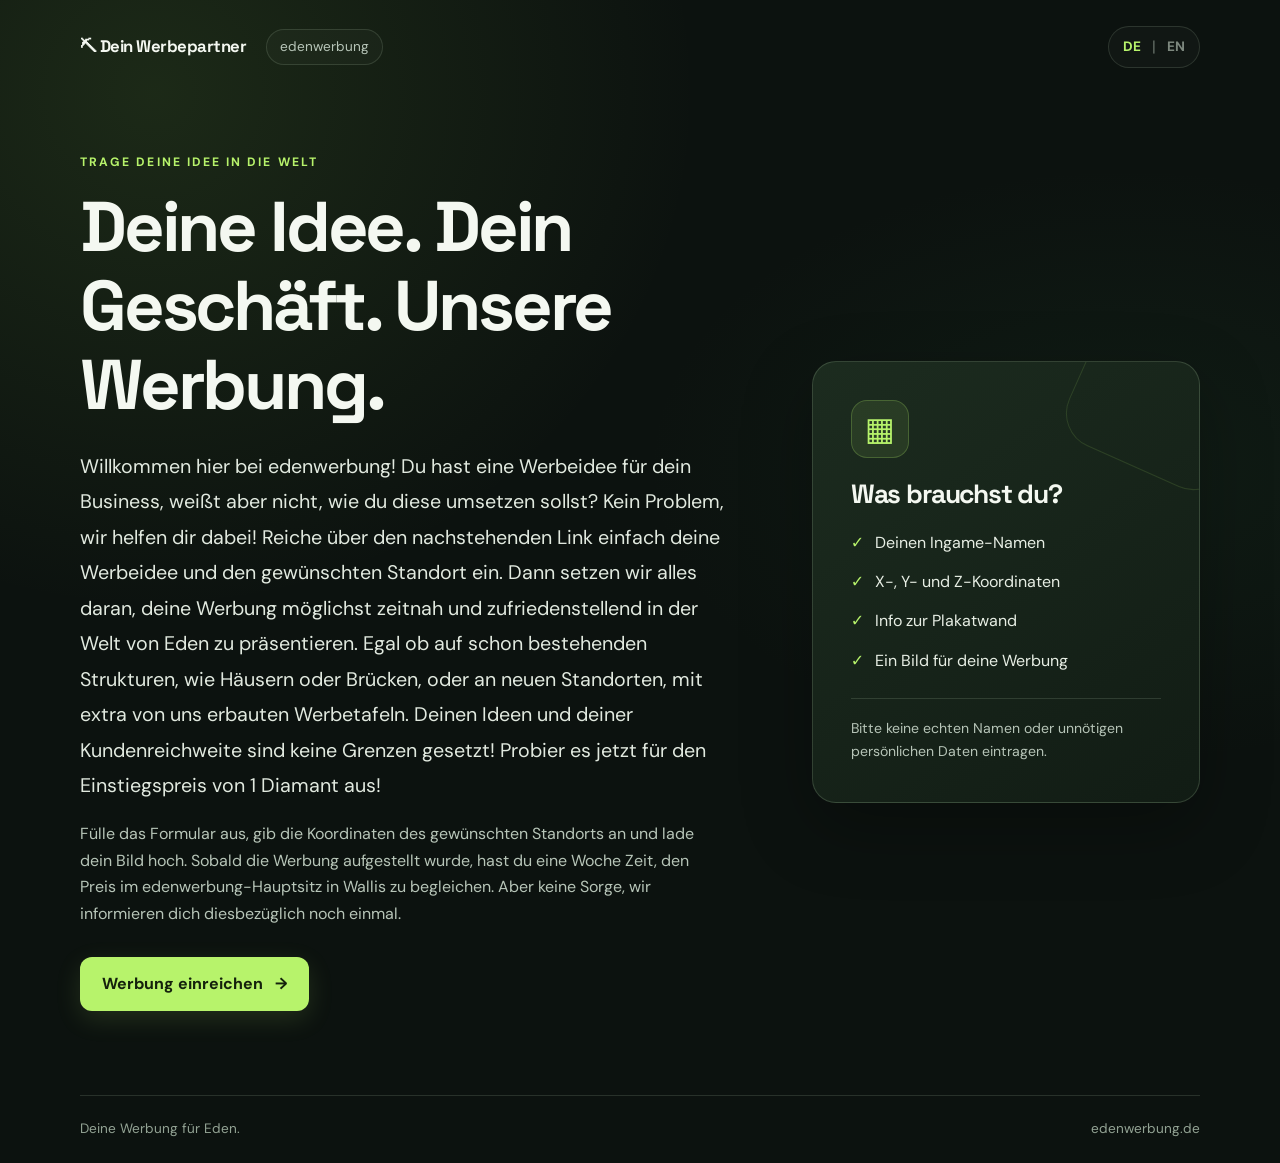
<file: index.html>
<!DOCTYPE html>
<html lang="de">
<head>
  <meta charset="UTF-8">
  <meta name="viewport" content="width=device-width, initial-scale=1.0">
  <meta name="description" content="Reiche deine Werbeidee für dein Geschäft ein.">
  <title>edenwerbung</title>
  <link rel="stylesheet" href="style.css">
  <script src="language.js" defer></script>
  <script src="script.js" defer></script>
</head>
<body>
  <header class="site-header">
    <a class="brand" href="index.html" aria-label="Startseite" data-i18n="brand">⛏ Dein Werbepartner</a>
    <span class="header-tag">edenwerbung</span>

    <div class="language-switch" aria-label="Language selection">
      <button type="button" data-lang="de">DE</button>
      <span>|</span>
      <button type="button" data-lang="en">EN</button>
    </div>
  </header>

  <main class="hero">
    <div class="hero-copy">
      <p class="eyebrow" data-i18n="eyebrowHome">TRAGE DEINE IDEE IN DIE WELT</p>

      <h1 data-i18n="homeTitle">Deine Idee. Dein Geschäft. Unsere Werbung.</h1>

      <p class="lead" data-i18n="homeLead">
        Willkommen hier bei edenwerbung! Du hast eine Werbeidee für dein Business,
        weißt aber nicht, wie du diese umsetzen sollst? Kein Problem, wir helfen
        dir dabei! Reiche über den nachstehenden Link einfach deine Werbeidee und
        den gewünschten Standort ein. Dann setzen wir alles daran, deine Werbung
        möglichst zeitnah und zufriedenstellend in der Welt von Eden zu präsentieren.
        Egal ob auf schon bestehenden Strukturen, wie Häusern oder Brücken, oder
        an neuen Standorten, mit extra von uns erbauten Werbetafeln. Deinen Ideen
        und deiner Kundenreichweite sind keine Grenzen gesetzt!
        Probier es jetzt für den Einstiegspreis von 1 Diamant aus!
      </p>

      <p class="intro-note" data-i18n="introNote">
        Fülle das Formular aus, gib die Koordinaten des gewünschten Standorts an
        und lade dein Bild hoch. Sobald die Werbung aufgestellt wurde, hast du eine
        Woche Zeit den Preis im edenwerbung-Hauptsitz in Wallis zu begleichen.
        Aber keine Sorge, wir informieren dich diesbezüglich noch einmal.
      </p>

      <a class="button button-primary" href="formular.html">
        <span data-i18n="submitAd">Werbung einreichen</span>
        <span aria-hidden="true">→</span>
      </a>
    </div>

    <aside class="hero-card" aria-label="Hinweise zur Einreichung">
      <div class="pixel-icon" aria-hidden="true">▦</div>

      <h2 data-i18n="requirements">Was brauchst du?</h2>

      <ul class="feature-list">
        <li><span>✓</span><span data-i18n="playerName">Deinen Ingame-Namen</span></li>
        <li><span>✓</span><span data-i18n="coordinates">X-, Y- und Z-Koordinaten</span></li>
        <li><span>✓</span><span data-i18n="wallInfo">Info zur Plakatwand</span></li>
        <li><span>✓</span><span data-i18n="adImage">Ein Bild für deine Werbung</span></li>
      </ul>

      <p class="small-note" data-i18n="privacyNote">
        Bitte keine echten Namen oder unnötigen persönlichen Daten eintragen.
      </p>
    </aside>
  </main>

  <footer class="site-footer">
    <span data-i18n="footer">Deine Werbung für Eden.</span>
    <span>edenwerbung.de</span>
  </footer>
</body>
</html>
</file>
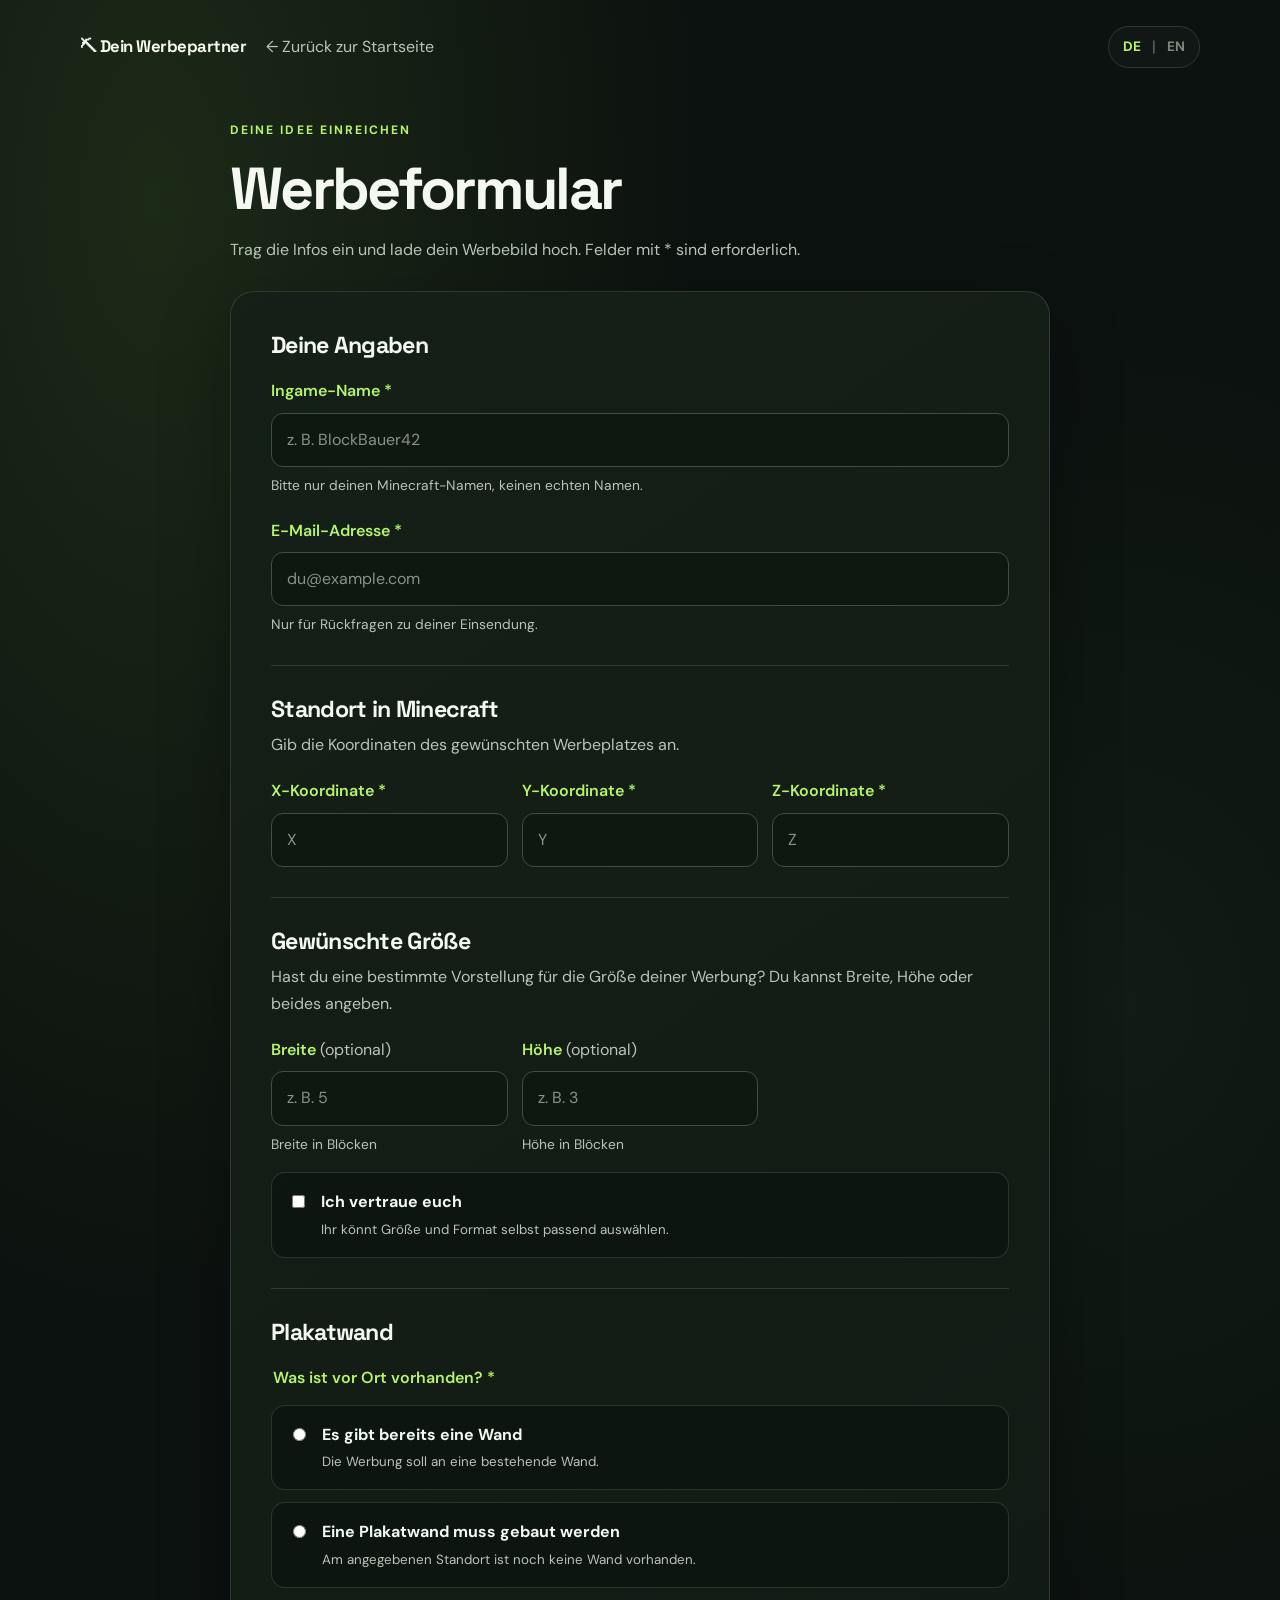
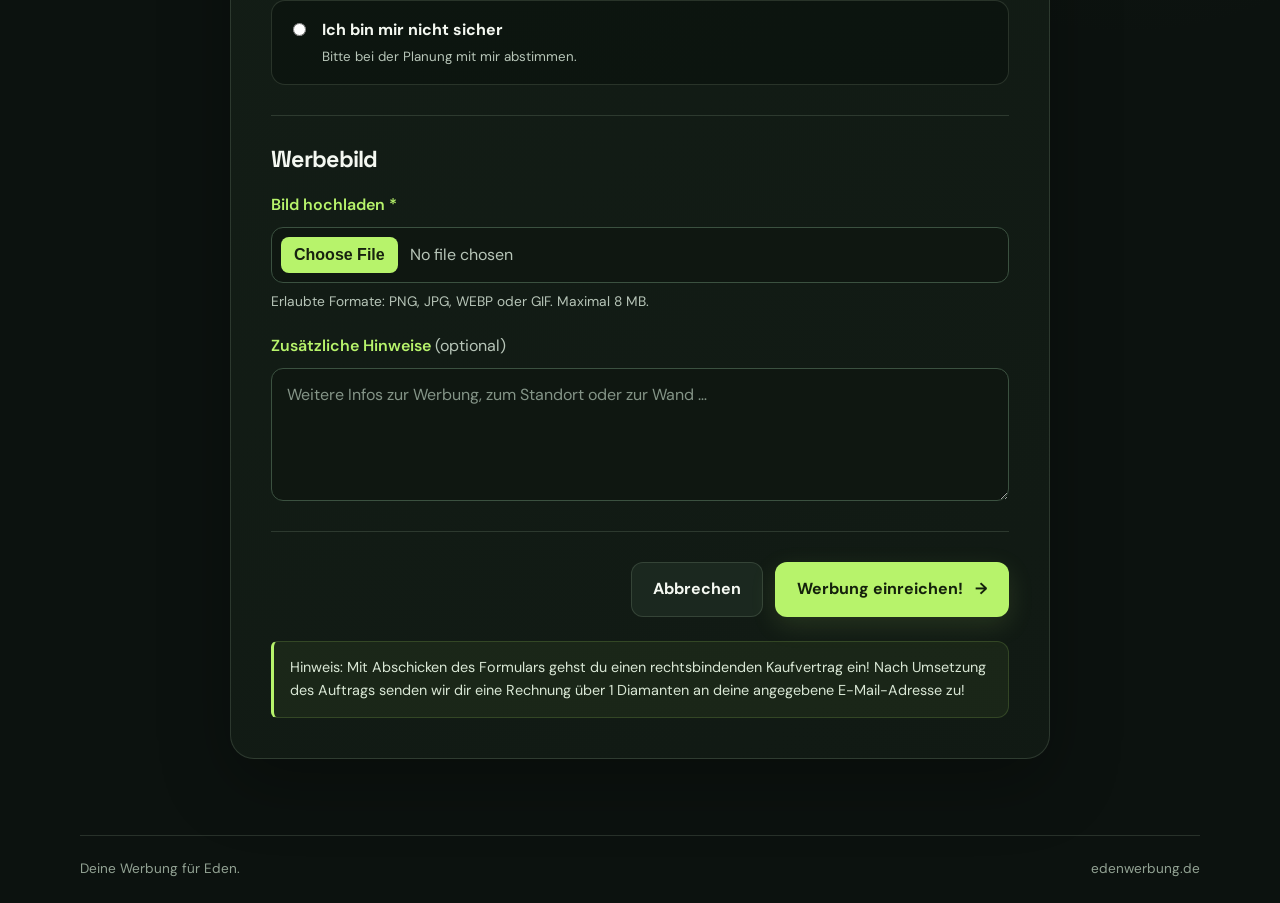
<file: formular.html>
<!DOCTYPE html>
<html lang="de">
<head>
  <meta charset="UTF-8">
  <meta name="viewport" content="width=device-width, initial-scale=1.0">
  <meta name="description" content="Formular zur Einreichung deiner Werbung.">
  <title>Werbung einreichen</title>
  <link rel="stylesheet" href="style.css">
  <script src="language.js" defer></script>
  <script src="script.js" defer></script>
</head>
<body>
  <header class="site-header">
    <a class="brand" href="index.html" aria-label="Zur Startseite" data-i18n="brand">⛏ Dein Werbepartner</a>

    <a class="back-link" href="index.html" data-i18n="back">← Zurück zur Startseite</a>

    <div class="language-switch" aria-label="Language selection">
      <button type="button" data-lang="de">DE</button>
      <span>|</span>
      <button type="button" data-lang="en">EN</button>
    </div>
  </header>

  <main class="form-page">
    <div class="form-heading">
      <p class="eyebrow" data-i18n="formEyebrow">DEINE IDEE EINREICHEN</p>
      <h1 data-i18n="formTitle">Werbeformular</h1>
      <p data-i18n="formDescription">Trag die Infos ein und lade dein Werbebild hoch. Felder mit * sind erforderlich.</p>
    </div>

    <form id="ad-form">
      <section class="form-section">
        <h2 data-i18n="yourDetails">Deine Angaben</h2>

        <div class="field">
          <label for="player-name">
            <span data-i18n="playerLabel">Ingame-Name</span> <span>*</span>
          </label>
          <input
            id="player-name"
            name="playerName"
            type="text"
            autocomplete="off"
            placeholder="z. B. BlockBauer42"
            data-i18n-placeholder="playerPlaceholder"
            maxlength="32"
            required
          >
          <small data-i18n="playerHelp">Bitte nur deinen Minecraft-Namen, keinen echten Namen.</small>
        </div>

        <div class="field">
          <label for="email">
            <span data-i18n="emailLabel">E-Mail-Adresse</span> <span>*</span>
          </label>
          <input
            id="email"
            name="email"
            type="email"
            autocomplete="email"
            placeholder="du@example.com"
            required
          >
          <small data-i18n="emailHelp">Nur für Rückfragen zu deiner Einsendung.</small>
        </div>
      </section>

      <section class="form-section">
        <h2 data-i18n="locationTitle">Standort in Minecraft</h2>
        <p class="section-description" data-i18n="locationDescription">
          Gib die Koordinaten des gewünschten Werbeplatzes an.
        </p>

        <div class="coordinate-grid">
          <div class="field">
            <label for="coord-x"><span data-i18n="xLabel">X-Koordinate</span> <span>*</span></label>
            <input id="coord-x" name="coordX" type="number" step="any" placeholder="X" required>
          </div>

          <div class="field">
            <label for="coord-y"><span data-i18n="yLabel">Y-Koordinate</span> <span>*</span></label>
            <input id="coord-y" name="coordY" type="number" step="any" placeholder="Y" required>
          </div>

          <div class="field">
            <label for="coord-z"><span data-i18n="zLabel">Z-Koordinate</span> <span>*</span></label>
            <input id="coord-z" name="coordZ" type="number" step="any" placeholder="Z" required>
          </div>
        </div>
      </section>

      <section class="form-section">
        <h2 data-i18n="sizeTitle">Gewünschte Größe</h2>
        <p class="section-description" data-i18n="sizeDescription">
          Hast du eine bestimmte Vorstellung für die Größe deiner Werbung?
          Du kannst Breite, Höhe oder beides angeben.
        </p>

        <div class="coordinate-grid">
          <div class="field">
            <label for="size-width">
              <span data-i18n="widthLabel">Breite</span>
              <span class="optional" data-i18n="optional">(optional)</span>
            </label>
            <input
              id="size-width"
              name="sizeWidth"
              type="number"
              min="1"
              step="1"
              placeholder="z. B. 5"
              data-i18n-placeholder="widthPlaceholder"
            >
            <small data-i18n="widthHelp">Breite in Blöcken</small>
          </div>

          <div class="field">
            <label for="size-height">
              <span data-i18n="heightLabel">Höhe</span>
              <span class="optional" data-i18n="optional">(optional)</span>
            </label>
            <input
              id="size-height"
              name="sizeHeight"
              type="number"
              min="1"
              step="1"
              placeholder="z. B. 3"
              data-i18n-placeholder="heightPlaceholder"
            >
            <small data-i18n="heightHelp">Höhe in Blöcken</small>
          </div>
        </div>

        <label class="radio-card" for="trust-us" style="margin-top: 18px;">
          <input id="trust-us" name="trustUs" type="checkbox" value="yes">
          <span>
            <strong data-i18n="trustTitle">Ich vertraue euch</strong>
            <small data-i18n="trustHelp">Ihr könnt Größe und Format selbst passend auswählen.</small>
          </span>
        </label>
      </section>

      <section class="form-section">
        <h2 data-i18n="wallTitle">Plakatwand</h2>

        <fieldset class="radio-fieldset">
          <legend>
            <span data-i18n="wallQuestion">Was ist vor Ort vorhanden?</span>
            <span>*</span>
          </legend>

          <label class="radio-card">
            <input type="radio" name="wallStatus" value="existing" required>
            <span>
              <strong data-i18n="wallExisting">Es gibt bereits eine Wand</strong>
              <small data-i18n="wallExistingHelp">Die Werbung soll an eine bestehende Wand.</small>
            </span>
          </label>

          <label class="radio-card">
            <input type="radio" name="wallStatus" value="build">
            <span>
              <strong data-i18n="wallBuild">Eine Plakatwand muss gebaut werden</strong>
              <small data-i18n="wallBuildHelp">Am angegebenen Standort ist noch keine Wand vorhanden.</small>
            </span>
          </label>

          <label class="radio-card">
            <input type="radio" name="wallStatus" value="unsure">
            <span>
              <strong data-i18n="wallUnsure">Ich bin mir nicht sicher</strong>
              <small data-i18n="wallUnsureHelp">Bitte bei der Planung mit mir abstimmen.</small>
            </span>
          </label>
        </fieldset>
      </section>

      <section class="form-section">
        <h2 data-i18n="imageTitle">Werbebild</h2>

        <div class="field">
          <label for="ad-image">
            <span data-i18n="uploadLabel">Bild hochladen</span> <span>*</span>
          </label>

          <input
            id="ad-image"
            name="adImage"
            type="file"
            accept="image/png,image/jpeg,image/webp,image/gif"
            required
          >

          <small data-i18n="uploadHelp">
            Erlaubte Formate: PNG, JPG, WEBP oder GIF. Maximal 8 MB.
          </small>

          <div id="file-preview" class="file-preview" hidden>
            <img id="preview-image" alt="Vorschau des ausgewählten Werbebilds" data-i18n-alt="previewAlt">

            <div>
              <strong id="file-name"></strong>
              <span id="file-size" class="file-size"></span>
            </div>

            <button id="remove-file" class="button button-secondary button-small" type="button" data-i18n="removeImage">
              Bild entfernen
            </button>
          </div>
        </div>

        <div class="field">
          <label for="notes">
            <span data-i18n="notesLabel">Zusätzliche Hinweise</span>
            <span class="optional" data-i18n="optional">(optional)</span>
          </label>

          <textarea
            id="notes"
            name="notes"
            rows="4"
            maxlength="1000"
            placeholder="Weitere Infos zur Werbung, zum Standort oder zur Wand …"
            data-i18n-placeholder="notesPlaceholder"
          ></textarea>
        </div>
      </section>

      <div class="form-actions">
        <a class="button button-secondary" href="index.html" data-i18n="cancel">Abbrechen</a>

        <button class="button button-primary" type="submit">
          <span data-i18n="submit">Werbung einreichen!</span>
          <span aria-hidden="true">→</span>
        </button>
      </div>

      <p class="form-notice" id="form-notice" role="status" aria-live="polite" data-i18n="legalNotice">
        Hinweis: Mit Abschicken des Formulars gehst du einen rechtsbindenden Kaufvertrag ein!
        Nach Umsetzung des Auftrags senden wir dir eine Rechnung über 1 Diamanten an deine
        angegebene E-Mail-Adresse zu!
      </p>
    </form>
  </main>

  <footer class="site-footer">
    <span data-i18n="footer">Deine Werbung für Eden.</span>
    <span>edenwerbung.de</span>
  </footer>
</body>
</html>
</file>
<file: style.css>
@import url('https://fonts.googleapis.com/css2?family=DM+Sans:wght@400;500;600;700&family=Space+Grotesk:wght@500;600;700&display=swap');

:root {
  --bg: #0c120f;
  --surface: #141e17;
  --surface-2: #1b2a1f;
  --text: #f4f8f1;
  --muted: #b7c5b8;
  --accent: #b7f36b;
  --accent-hover: #cbff8c;
  --line: rgba(199, 224, 194, .15);
  --input: #0f1711;
  --shadow: 0 24px 70px rgba(0, 0, 0, .28);
}

* { box-sizing: border-box; }

html { min-height: 100%; scroll-behavior: smooth; }

body {
  min-height: 100vh;
  margin: 0;
  display: flex;
  flex-direction: column;
  color: var(--text);
  background:
    radial-gradient(ellipse at 12% 8%, rgba(126, 185, 74, .14), transparent 34rem),
    radial-gradient(ellipse at 88% 40%, rgba(45, 102, 63, .12), transparent 30rem),
    var(--bg);
  font-family: "DM Sans", system-ui, -apple-system, BlinkMacSystemFont, "Segoe UI", sans-serif;
  line-height: 1.65;
}

a { color: var(--accent); text-decoration-thickness: 1px; text-underline-offset: 4px; }
a:hover { color: var(--accent-hover); }
button, input, textarea { font: inherit; }

.site-header {
  width: min(1120px, calc(100% - 48px));
  margin: 0 auto;
  padding: 26px 0;
  display: flex;
  align-items: center;
  justify-content: space-between;
  gap: 20px;
}

.brand {
  display: inline-flex;
  align-items: center;
  gap: 10px;
  color: var(--text);
  font-family: "Space Grotesk", sans-serif;
  font-size: 1.05rem;
  font-weight: 700;
  letter-spacing: -.03em;
  text-decoration: none;
}
.brand:hover { color: var(--accent); }

.header-tag {
  padding: 6px 13px;
  border: 1px solid var(--line);
  border-radius: 999px;
  color: var(--muted);
  background: rgba(255, 255, 255, .025);
  font-size: .85rem;
}

/* Language switch */

.language-switch {
  display: flex;
  align-items: center;
  gap: 8px;
  margin-left: auto;
  white-space: nowrap;
  padding: 6px 11px;
  border: 1px solid var(--line);
  border-radius: 999px;
  background: rgba(255, 255, 255, .025);
}

.language-switch button {
  padding: 3px;
  border: none;
  color: var(--muted);
  background: transparent;
  opacity: .65;
  cursor: pointer;
  font-size: .85rem;
  font-weight: 700;
  transition: color .16s ease, opacity .16s ease;
}

.language-switch button:hover,
.language-switch button.active {
  color: var(--accent);
  opacity: 1;
}

.language-switch span {
  color: var(--muted);
  opacity: .5;
}

.hero {
  width: min(1120px, calc(100% - 48px));
  margin: auto;
  padding: 58px 0 84px;
  display: grid;
  grid-template-columns: minmax(0, 1.35fr) minmax(280px, .8fr);
  align-items: center;
  gap: clamp(36px, 6vw, 84px);
}

.hero-copy { max-width: 690px; }

.eyebrow {
  margin: 0 0 16px;
  color: var(--accent);
  font-size: .76rem;
  font-weight: 700;
  letter-spacing: .17em;
  text-transform: uppercase;
}

h1, h2 {
  font-family: "Space Grotesk", "DM Sans", sans-serif;
  line-height: 1.12;
  letter-spacing: -.045em;
}

.hero h1 {
  max-width: 700px;
  margin: 0 0 24px;
  font-size: clamp(2.65rem, 5.5vw, 4.7rem);
}

.lead {
  max-width: 650px;
  margin: 0;
  color: #e1e9df;
  font-size: clamp(1.08rem, 1.6vw, 1.23rem);
  line-height: 1.8;
}

.intro-note {
  max-width: 620px;
  margin: 18px 0 30px;
  color: var(--muted);
}

.button {
  min-height: 50px;
  display: inline-flex;
  align-items: center;
  justify-content: center;
  gap: 12px;
  padding: 13px 21px;
  border: 1px solid transparent;
  border-radius: 12px;
  font-weight: 700;
  text-decoration: none;
  cursor: pointer;
  transition: transform .16s ease, background .16s ease, border-color .16s ease, box-shadow .16s ease;
}

.button:hover { transform: translateY(-2px); }

.button-primary {
  color: #14210c;
  background: var(--accent);
  box-shadow: 0 8px 26px rgba(183, 243, 107, .13);
}

.button-primary:hover {
  color: #14210c;
  background: var(--accent-hover);
  box-shadow: 0 10px 30px rgba(183, 243, 107, .2);
}

.button-secondary {
  color: var(--text);
  background: #1b281f;
  border-color: var(--line);
}

.button-secondary:hover {
  color: var(--text);
  background: #26382a;
  border-color: rgba(183, 243, 107, .35);
}

.button-small {
  min-height: 38px;
  padding: 8px 12px;
  font-size: .9rem;
}

.hero-card {
  position: relative;
  overflow: hidden;
  padding: clamp(26px, 4vw, 38px);
  border: 1px solid rgba(194, 226, 182, .18);
  border-radius: 24px;
  background: linear-gradient(145deg, rgba(29, 45, 32, .97), rgba(18, 29, 21, .97));
  box-shadow: var(--shadow);
}

.hero-card::after {
  content: "";
  position: absolute;
  top: -60px;
  right: -55px;
  width: 170px;
  height: 170px;
  border: 1px solid rgba(183, 243, 107, .13);
  border-radius: 36px;
  transform: rotate(24deg);
  pointer-events: none;
}

.pixel-icon {
  width: 58px;
  height: 58px;
  display: grid;
  place-items: center;
  margin-bottom: 22px;
  border: 1px solid rgba(183, 243, 107, .22);
  border-radius: 16px;
  color: var(--accent);
  background: rgba(183, 243, 107, .09);
  font-size: 2rem;
}

.hero-card h2 { margin: 0 0 20px; font-size: 1.65rem; }

.feature-list {
  display: grid;
  gap: 13px;
  margin: 0;
  padding: 0;
  list-style: none;
}

.feature-list li {
  display: flex;
  align-items: flex-start;
  gap: 11px;
  color: #e7eee4;
}

.feature-list li span:first-child {
  color: var(--accent);
  font-weight: 700;
}

.small-note {
  margin: 24px 0 0;
  padding-top: 18px;
  border-top: 1px solid var(--line);
  color: var(--muted);
  font-size: .88rem;
}

.form-page {
  width: min(820px, calc(100% - 36px));
  margin: 26px auto 76px;
}

.form-heading { margin: 0 0 28px; }

.form-heading h1 {
  margin: 0 0 14px;
  font-size: clamp(2.5rem, 5vw, 3.7rem);
}

.form-heading > p:last-child {
  max-width: 650px;
  margin: 0;
  color: var(--muted);
}

form {
  padding: clamp(22px, 4vw, 40px);
  border: 1px solid var(--line);
  border-radius: 24px;
  background: linear-gradient(145deg, rgba(21, 32, 24, .98), rgba(17, 26, 20, .98));
  box-shadow: var(--shadow);
}

.form-section {
  margin: 0 0 30px;
  padding: 0 0 30px;
  border-bottom: 1px solid var(--line);
}

.form-section h2 {
  margin: 0 0 20px;
  font-size: 1.45rem;
  letter-spacing: -.03em;
}

.section-description {
  margin: -10px 0 20px;
  color: var(--muted);
}

.field {
  display: grid;
  gap: 8px;
  margin-bottom: 22px;
}

.field:last-child { margin-bottom: 0; }

.field label, legend {
  color: #edf4e9;
  font-weight: 600;
}

.field label > span:not(.optional), legend > span {
  color: var(--accent);
}

.optional, .field small {
  color: var(--muted);
  font-weight: 400;
}

.field small {
  font-size: .86rem;
  line-height: 1.5;
}

input[type="text"],
input[type="email"],
input[type="number"],
textarea,
input[type="file"] {
  width: 100%;
  min-height: 50px;
  padding: 13px 15px;
  border: 1px solid #3b5140;
  border-radius: 12px;
  color: var(--text);
  background: var(--input);
  outline: none;
  transition: border-color .16s ease, box-shadow .16s ease, background .16s ease;
}

input[type="text"]:hover,
input[type="email"]:hover,
input[type="number"]:hover,
textarea:hover,
input[type="file"]:hover {
  border-color: #5e7c5f;
}

input[type="text"]:focus,
input[type="email"]:focus,
input[type="number"]:focus,
textarea:focus,
input[type="file"]:focus {
  border-color: var(--accent);
  background: #121d14;
  box-shadow: 0 0 0 4px rgba(183, 243, 107, .1);
}

input::placeholder, textarea::placeholder { color: #849487; }

textarea {
  min-height: 115px;
  resize: vertical;
}

input[type="file"] {
  padding: 9px;
  color: var(--muted);
}

input[type="file"]::file-selector-button {
  margin-right: 12px;
  padding: 9px 13px;
  border: 0;
  border-radius: 8px;
  color: #17220f;
  background: var(--accent);
  font-weight: 700;
  cursor: pointer;
}

input[type="file"]::file-selector-button:hover {
  background: var(--accent-hover);
}

.coordinate-grid {
  display: grid;
  grid-template-columns: repeat(3, minmax(0, 1fr));
  gap: 14px;
}

.coordinate-grid .field { margin-bottom: 0; }

.radio-fieldset {
  display: grid;
  gap: 12px;
  margin: 0;
  padding: 0;
  border: 0;
}

.radio-fieldset legend { margin-bottom: 14px; }

.radio-card {
  display: flex;
  align-items: flex-start;
  gap: 13px;
  padding: 16px;
  border: 1px solid var(--line);
  border-radius: 14px;
  background: rgba(8, 15, 10, .45);
  cursor: pointer;
  transition: border-color .16s ease, background .16s ease;
}

.radio-card:hover {
  border-color: rgba(183, 243, 107, .4);
  background: rgba(183, 243, 107, .035);
}

.radio-card:has(input:checked) {
  border-color: var(--accent);
  background: rgba(183, 243, 107, .07);
}

.radio-card input {
  margin-top: 6px;
  accent-color: var(--accent);
}

.radio-card span { display: grid; gap: 3px; }
.radio-card small { color: var(--muted); font-weight: 400; }

.file-preview {
  display: flex;
  align-items: center;
  flex-wrap: wrap;
  gap: 14px;
  padding: 13px;
  border: 1px solid var(--line);
  border-radius: 14px;
  background: rgba(8, 15, 10, .45);
}

.file-preview img {
  width: 78px;
  height: 78px;
  object-fit: contain;
  border-radius: 9px;
  background: #080d09;
}

.file-preview > div {
  display: grid;
  flex: 1;
  min-width: 140px;
  overflow-wrap: anywhere;
}

.file-size {
  color: var(--muted);
  font-size: .85rem;
}

.form-actions {
  display: flex;
  justify-content: flex-end;
  flex-wrap: wrap;
  gap: 12px;
}

.form-notice {
  margin: 24px 0 0;
  padding: 14px 16px;
  border: 1px solid rgba(183, 243, 107, .16);
  border-left: 3px solid var(--accent);
  border-radius: 6px 12px 12px 6px;
  color: #d9e7d5;
  background: rgba(183, 243, 107, .055);
  font-size: .9rem;
}

.back-link {
  color: var(--muted);
  text-decoration: none;
}

.back-link:hover { color: var(--accent); }

.site-footer {
  width: min(1120px, calc(100% - 48px));
  margin: auto auto 0;
  padding: 22px 0;
  display: flex;
  justify-content: space-between;
  flex-wrap: wrap;
  gap: 10px 24px;
  border-top: 1px solid var(--line);
  color: #93a394;
  font-size: .85rem;
}

:focus-visible {
  outline: 3px solid var(--accent);
  outline-offset: 3px;
}

[hidden] { display: none !important; }

input:disabled {
  opacity: 0.45;
  cursor: not-allowed;
  background: #202820;
}

@media (max-width: 760px) {
  .hero {
    grid-template-columns: 1fr;
    padding: 38px 0 55px;
  }

  .hero-card { max-width: 560px; }

  .coordinate-grid {
    grid-template-columns: 1fr;
    gap: 0;
  }

  .site-header {
    width: min(100% - 32px, 1120px);
    gap: 12px;
  }

  .hero, .site-footer {
    width: min(100% - 32px, 1120px);
  }

  .header-tag { display: none; }

  .form-actions .button { flex: 1; }
}

@media (max-width: 420px) {
  .brand { font-size: .85rem; }

  .site-header { gap: 8px; }

  .language-switch {
    gap: 5px;
    padding: 5px 8px;
  }

  .language-switch button { font-size: .78rem; }

  .form-actions { flex-direction: column-reverse; }

  .form-actions .button { width: 100%; }
}

@media (prefers-reduced-motion: reduce) {
  html { scroll-behavior: auto; }

  *, *::before, *::after {
    transition: none !important;
  }

  .button:hover { transform: none; }
}
</file>
